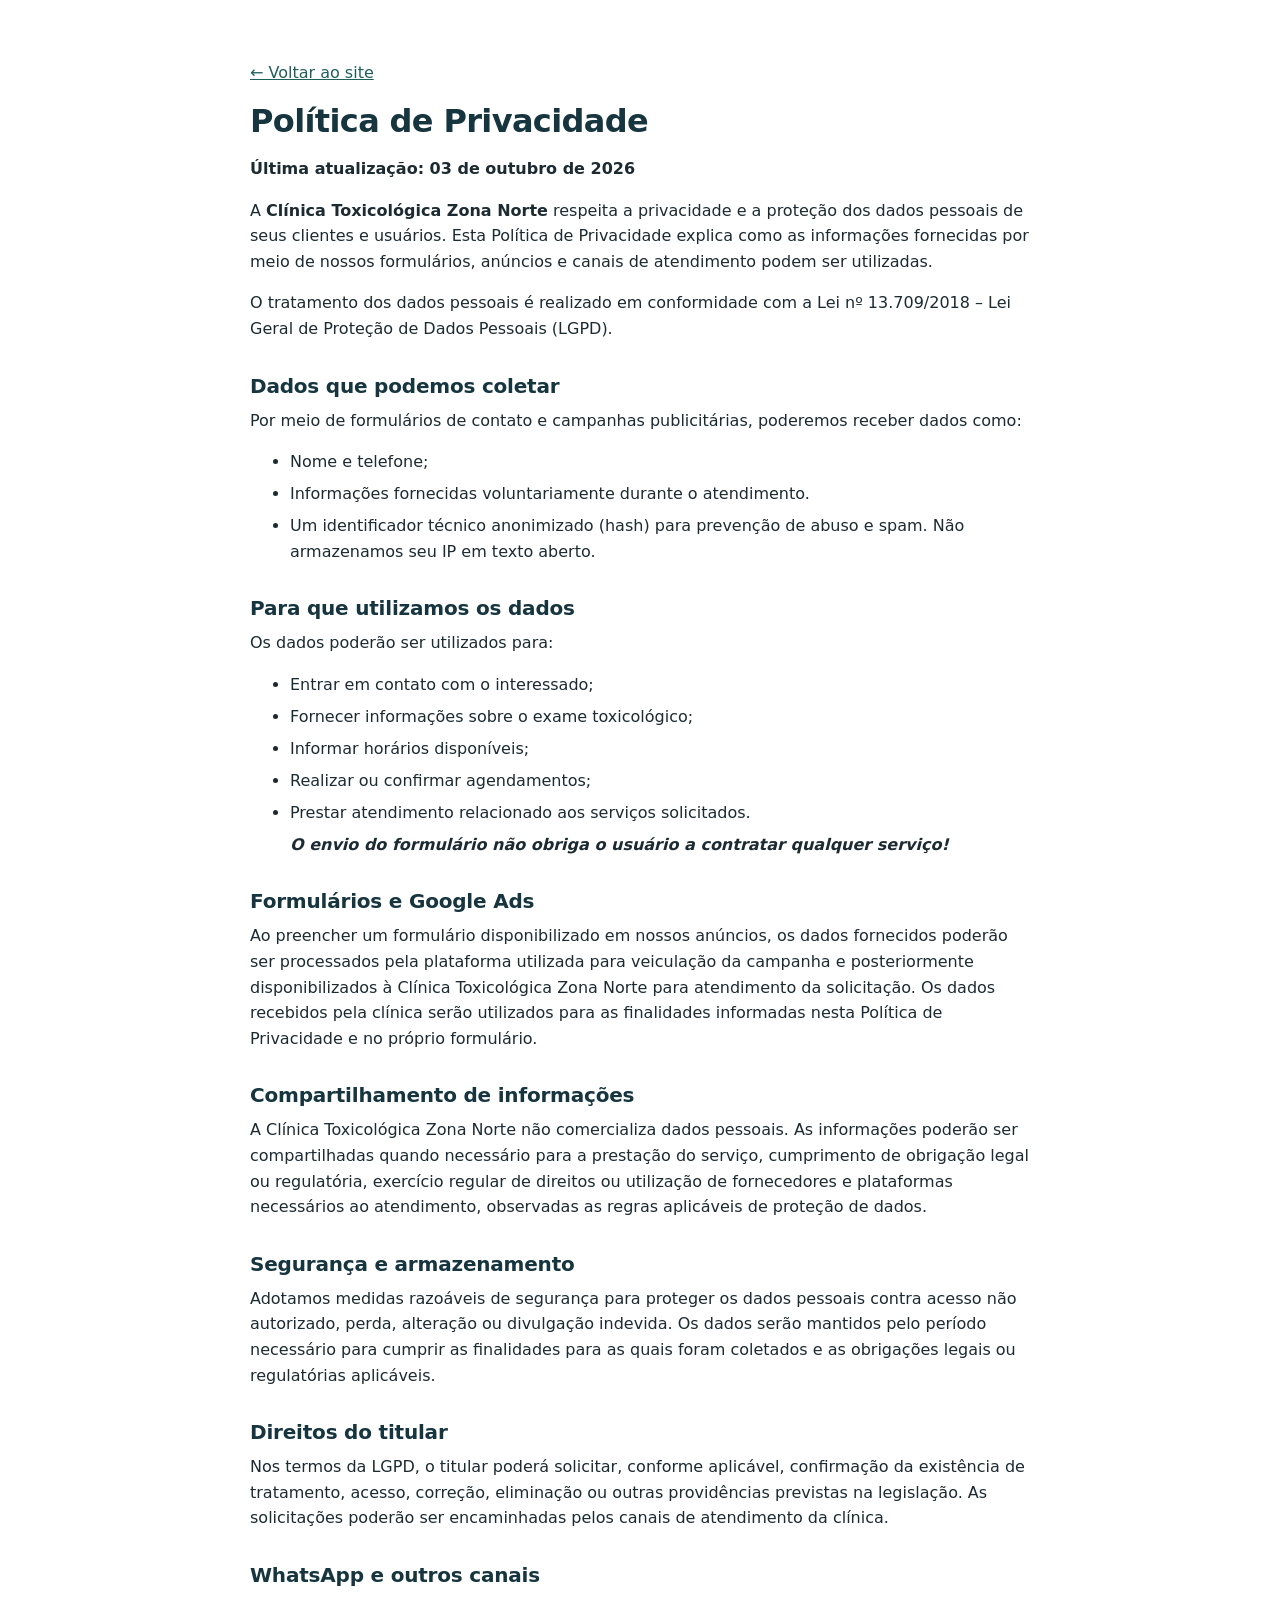
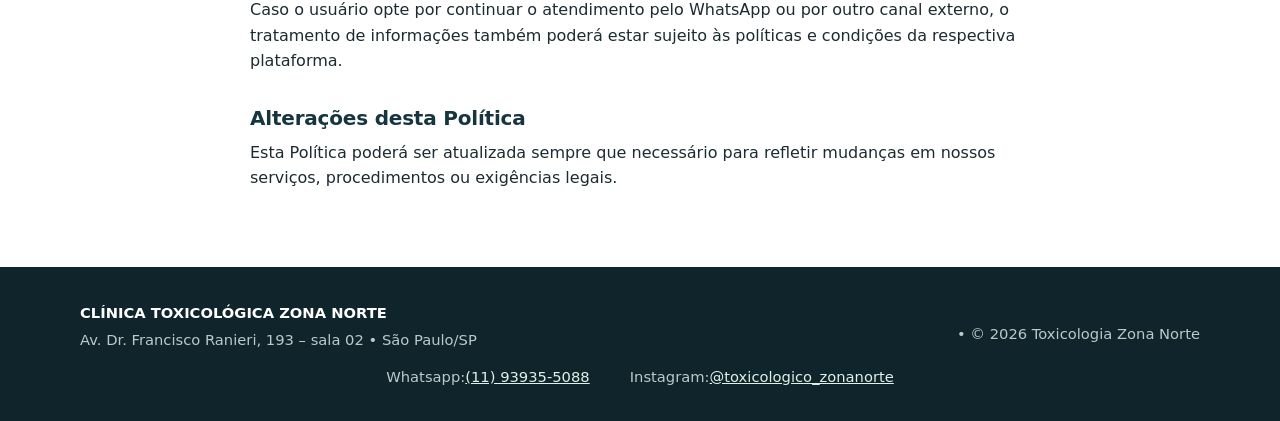
<file: toxicologia-zona-norte/public/privacidade.html>
<!doctype html>
<html lang="pt-BR">
<head>
  <meta charset="utf-8">
  <meta name="viewport" content="width=device-width, initial-scale=1">
  <title>Política de Privacidade | Toxicologia Zona Norte</title>
  <meta name="robots" content="noindex,follow">
  <link rel="icon" href="assets/favicon.png" type="image/png">
  <link rel="stylesheet" href="css/style.css">
</head>
<body>
  <main class="container container--narrow page">
    <p><a href="index.html">← Voltar ao site</a></p>
    <h1>Política de Privacidade</h1>
    <p><strong>Última atualização: 03 de outubro de 2026</strong></p>
    <p>A <strong>Clínica Toxicológica Zona Norte</strong> respeita a privacidade e a proteção dos dados pessoais de seus clientes e usuários. Esta Política de Privacidade explica como as informações fornecidas por meio de nossos formulários, anúncios e canais de atendimento podem ser utilizadas.</p>
    <p>O tratamento dos dados pessoais é realizado em conformidade com a Lei nº 13.709/2018 – Lei Geral de Proteção de Dados Pessoais (LGPD).</p>

    <h2>Dados que podemos coletar</h2>
    <p>Por meio de formulários de contato e campanhas publicitárias, poderemos receber dados como:</p>
    <ul>
      <li>Nome e telefone;</li>
      <li>Informações fornecidas voluntariamente durante o atendimento.</li>
      <li>Um identificador técnico anonimizado (hash) para prevenção de abuso e spam. Não armazenamos seu IP em texto aberto.</li>
    </ul>

    <h2>Para que utilizamos os dados</h2>
    <p>Os dados poderão ser utilizados para:</p>
    <ul>
    <li>Entrar em contato com o interessado;</li>
    <li>Fornecer informações sobre o exame toxicológico;</li>
    <li>Informar horários disponíveis;</li>
    <li>Realizar ou confirmar agendamentos;</li>
    <li>Prestar atendimento relacionado aos serviços solicitados.</li>
    <p><i><strong>O envio do formulário não obriga o usuário a contratar qualquer serviço!</strong></i></p>
</ul>
    <h2>Formulários e Google Ads</h2>
    <p>Ao preencher um formulário disponibilizado em nossos anúncios, os dados fornecidos poderão ser processados pela plataforma utilizada para veiculação da campanha e posteriormente disponibilizados à Clínica Toxicológica Zona Norte para atendimento da solicitação. Os dados recebidos pela clínica serão utilizados para as finalidades informadas nesta Política de Privacidade e no próprio formulário.</p>

    <h2>Compartilhamento de informações</h2>
    <p>A Clínica Toxicológica Zona Norte não comercializa dados pessoais. As informações poderão ser compartilhadas quando necessário para a prestação do serviço, cumprimento de obrigação legal ou regulatória, exercício regular de direitos ou utilização de fornecedores e plataformas necessários ao atendimento, observadas as regras aplicáveis de proteção de dados.</p>

    <h2>Segurança e armazenamento</h2>
    <p>Adotamos medidas razoáveis de segurança para proteger os dados pessoais contra acesso não autorizado, perda, alteração ou divulgação indevida. Os dados serão mantidos pelo período necessário para cumprir as finalidades para as quais foram coletados e as obrigações legais ou regulatórias aplicáveis.</p>

    <h2>Direitos do titular</h2>
    <p>Nos termos da LGPD, o titular poderá solicitar, conforme aplicável, confirmação da existência de tratamento, acesso, correção, eliminação ou outras providências previstas na legislação. As solicitações poderão ser encaminhadas pelos canais de atendimento da clínica.</p>
  
    <h2>WhatsApp e outros canais</h2>
    <p>Caso o usuário opte por continuar o atendimento pelo WhatsApp ou por outro canal externo, o tratamento de informações também poderá estar sujeito às políticas e condições da respectiva plataforma.</p>

    <h2>Alterações desta Política</h2>
    <p>Esta Política poderá ser atualizada sempre que necessário para refletir mudanças em nossos serviços, procedimentos ou exigências legais.</p>
  </main>

  <footer class="footer">
    <div class="container footer__in">
      <div>
        <strong>CLÍNICA TOXICOLÓGICA ZONA NORTE</strong>
        <p>Av. Dr. Francisco Ranieri, 193 – sala 02 • São Paulo/SP</p>
        <ul>
        <p>
        </p>
      </ul>
      </div>
      <p> • © <span id="ano">2026</span> Toxicologia Zona Norte</p>
    </div>
    <div style="display: flex; justify-content: center; align-items: center; height: 20px; background-color: 0f242b;">
      <p>Whatsapp:­­­­</p>
      <a href="https://wa.link/qqy57q">(11) 93935-5088</a>
      <ul>
      <p>Instagram:­</p>
    </ul>
      <a href="https://www.instagram.com/toxicologico_zonanorte">@toxicologico_zonanorte</a>
    
</div>
  </footer>
</body>
</html>
</file>
<file: toxicologia-zona-norte/public/css/style.css>
:root{
  --green:#2f9a4f;
  --green-d:#237a3d;
  --teal:#1f5f5b;
  --navy:#16353f;
  --ink:#1c2b31;
  --muted:#5a6b72;
  --bg:#ffffff;
  --alt:#f3f8f5;
  --line:#e2ebe6;
  --wa:#1fa855;
  --r:16px;
  --shadow:0 10px 30px rgba(22,53,63,.08);
  --font:system-ui,-apple-system,"Segoe UI",Roboto,"Helvetica Neue",Arial,sans-serif;
}
*,*::before,*::after{box-sizing:border-box}
html{scroll-behavior:smooth;scroll-padding-top:80px}
body{margin:0;font-family:var(--font);color:var(--ink);background:var(--bg);line-height:1.6;-webkit-font-smoothing:antialiased}
img{max-width:100%;height:auto;display:block}
a{color:var(--teal)}
h1,h2,h3{line-height:1.2;color:var(--navy);margin:0 0 .5em}
h1{font-size:clamp(2rem,5vw,3.2rem);letter-spacing:-.02em}
h2{font-size:clamp(1.6rem,3.5vw,2.3rem);letter-spacing:-.01em}
h3{font-size:1.15rem}
p{margin:0 0 1em}
.container{width:min(1120px,92%);margin-inline:auto}
.container--narrow{width:min(780px,92%)}
.skip{position:absolute;left:-999px;top:8px;background:var(--navy);color:#fff;padding:8px 14px;border-radius:8px;z-index:100}
.skip:focus{left:8px}
:focus-visible{outline:3px solid var(--green);outline-offset:3px;border-radius:6px}

/* Header */
.header{position:sticky;top:0;z-index:50;background:rgba(255,255,255,.92);backdrop-filter:saturate(1.4) blur(10px);border-bottom:1px solid var(--line)}
.header__in{display:flex;align-items:center;justify-content:space-between;min-height:68px}
.brand{display:flex;align-items:center;gap:10px;text-decoration:none;color:var(--navy)}
.brand img{border-radius:50%}
.brand__txt{display:flex;flex-direction:column;line-height:1.05;font-size:.8rem}
.brand__txt small{letter-spacing:.2em;text-transform:uppercase;font-size:.6rem;color:var(--muted)}
.brand__txt strong{font-size:1.05rem;letter-spacing:.02em}
.brand__txt em{font-style:normal;letter-spacing:.3em;font-size:.6rem;color:var(--green-d);text-transform:uppercase}
.nav{display:flex;align-items:center;gap:26px}
.nav a{text-decoration:none;color:var(--ink);font-weight:500;font-size:.95rem}
.nav a:not(.btn):hover{color:var(--green-d)}
.burger{display:none;background:none;border:0;padding:10px;cursor:pointer}
.burger span{display:block;width:24px;height:2px;background:var(--navy);margin:5px 0;transition:.25s}
.burger[aria-expanded="true"] span:nth-child(1){transform:translateY(7px) rotate(45deg)}
.burger[aria-expanded="true"] span:nth-child(2){opacity:0}
.burger[aria-expanded="true"] span:nth-child(3){transform:translateY(-7px) rotate(-45deg)}

/* Buttons */
.btn{display:inline-flex;align-items:center;justify-content:center;gap:10px;background:var(--teal);color:#fff!important;text-decoration:none;font-weight:600;padding:14px 26px;border-radius:999px;border:0;cursor:pointer;font:inherit;font-weight:600;transition:transform .2s,box-shadow .2s,background .2s}
.btn:hover{transform:translateY(-2px);box-shadow:0 8px 20px rgba(31,95,91,.25)}
.btn--sm{padding:9px 20px;font-size:.92rem}
.btn--wa{background:var(--wa)}
.btn--wa:hover{box-shadow:0 8px 20px rgba(31,168,85,.3)}
.btn--ghost{background:transparent;color:var(--teal)!important;border:2px solid var(--teal)}
.btn--ghost:hover{background:var(--teal);color:#fff!important}
.btn--block{width:100%}

/* Hero */
.hero{background:radial-gradient(1200px 500px at 85% -10%,#dff1e6 0,transparent 60%),linear-gradient(180deg,#f6fbf8,#fff);padding:clamp(40px,8vw,90px) 0}
.hero__in{display:grid;grid-template-columns:1.25fr .75fr;gap:48px;align-items:center}
.eyebrow{display:inline-block;color:var(--green-d);font-weight:700;font-size:.8rem;letter-spacing:.14em;text-transform:uppercase;margin-bottom:12px}
.eyebrow--light{color:#9be0b2}
.hero h1 span{color:var(--green)}
.lead{font-size:1.15rem;color:var(--muted);max-width:52ch}
.hero__cta{display:flex;flex-wrap:wrap;gap:14px;margin:26px 0}
.trust{list-style:none;display:flex;flex-wrap:wrap;gap:8px 22px;padding:0;margin:0;color:var(--teal);font-weight:600;font-size:.92rem}
.hero__card{background:#fff;border:1px solid var(--line);border-radius:24px;box-shadow:var(--shadow);padding:28px;text-align:center}
.hero__card img{margin:0 auto 14px;border-radius:50%}
.hero__card p{margin:0;color:var(--muted);font-size:.95rem}

/* Sections */
.section{padding:clamp(56px,8vw,96px) 0}
.section--alt{background:var(--alt)}
.section--dark{background:linear-gradient(135deg,var(--navy),var(--teal));color:#e8f1ee}
.section--dark h2{color:#fff}
.section__head{max-width:680px;margin:0 auto 44px;text-align:center}
.section__head p{color:var(--muted)}
.cards{display:grid;grid-template-columns:repeat(auto-fit,minmax(260px,1fr));gap:22px}
.card{background:#fff;border:1px solid var(--line);border-radius:var(--r);padding:28px;box-shadow:var(--shadow);transition:transform .25s}
.card:hover{transform:translateY(-4px)}
.card__ico{width:54px;height:54px;border-radius:14px;background:var(--alt);display:grid;place-items:center;font-size:1.6rem;margin-bottom:16px}
.card p{color:var(--muted);margin:0}
.note{text-align:center;color:var(--muted);font-size:.9rem;margin:28px auto 0;max-width:640px}

.steps{list-style:none;padding:0;margin:0;display:grid;grid-template-columns:repeat(auto-fit,minmax(220px,1fr));gap:22px;counter-reset:s}
.steps li{background:#fff;border:1px solid var(--line);border-radius:var(--r);padding:26px}
.steps span{display:grid;place-items:center;width:42px;height:42px;border-radius:50%;background:var(--green);color:#fff;font-weight:700;margin-bottom:14px}
.steps p{color:var(--muted);margin:0;font-size:.95rem}

.features{display:grid;grid-template-columns:repeat(auto-fit,minmax(220px,1fr));gap:18px}
.feature{padding:22px;border-left:4px solid var(--green);background:var(--alt);border-radius:0 var(--r) var(--r) 0;display:flex;flex-direction:column;gap:4px}
.feature strong{color:var(--navy)}
.feature span{color:var(--muted);font-size:.93rem}

.faq details{background:#fff;border:1px solid var(--line);border-radius:12px;padding:0 20px;margin-bottom:12px}
.faq summary{cursor:pointer;font-weight:600;padding:18px 0;list-style:none;display:flex;justify-content:space-between;gap:12px;color:var(--navy)}
.faq summary::-webkit-details-marker{display:none}
.faq summary::after{content:"+";font-size:1.4rem;color:var(--green);line-height:1}
.faq details[open] summary::after{content:"–"}
.faq p{color:var(--muted);padding-bottom:18px;margin:0}

.loc{display:grid;grid-template-columns:.8fr 1.2fr;gap:40px;align-items:center}
.loc address{font-style:normal;margin:0 0 22px;font-size:1.05rem}
.loc__map{border-radius:var(--r);overflow:hidden;box-shadow:var(--shadow);border:1px solid var(--line);aspect-ratio:16/10}
.loc__map iframe{width:100%;height:100%;border:0}

/* Contact */
.contact{display:grid;grid-template-columns:1fr 1fr;gap:48px;align-items:start}
.channels{list-style:none;margin:26px 0 0;padding:0;display:grid;gap:12px}
.ch{display:flex;align-items:center;gap:14px;background:rgba(255,255,255,.08);border:1px solid rgba(255,255,255,.18);border-radius:14px;padding:14px 18px;color:#fff;text-decoration:none;transition:background .2s}
.ch:hover{background:rgba(255,255,255,.16)}
.ch span{font-size:.82rem;opacity:.9;line-height:1.35}
.ch b{font-size:1rem;opacity:1}
.form{background:#fff;color:var(--ink);border-radius:20px;padding:28px;box-shadow:0 20px 50px rgba(0,0,0,.2)}
.field{margin-bottom:16px}
.field label{display:block;font-weight:600;font-size:.9rem;margin-bottom:6px;color:var(--navy)}
.field input,.field select,.field textarea{width:100%;font:inherit;padding:12px 14px;border:1.5px solid #cfdcd5;border-radius:10px;background:#fff;color:var(--ink)}
.field input:focus,.field select:focus,.field textarea:focus{outline:none;border-color:var(--green);box-shadow:0 0 0 3px rgba(47,154,79,.18)}
.field.invalid input,.field.invalid select{border-color:#c0392b}
.err{display:block;color:#c0392b;font-size:.82rem;min-height:1em;margin-top:4px}
.check{display:flex;gap:10px;align-items:flex-start;font-size:.9rem;margin:6px 0 4px}
.check input{margin-top:4px;accent-color:var(--green)}
.hp{position:absolute;left:-9999px;width:1px;height:1px;overflow:hidden}
.form__msg{margin:14px 0 0;font-weight:600;text-align:center;min-height:1.4em}
.form__msg.ok{color:var(--green-d)}
.form__msg.bad{color:#c0392b}
.btn[disabled]{opacity:.65;cursor:progress}

/* Footer */
.footer{background:#0f242b;color:#b9cbc9;padding:34px 0;font-size:.92rem}
.footer a{color:#dff1e6}
.footer strong{color:#fff}
.footer p{margin:4px 0}
.footer__in{display:flex;flex-wrap:wrap;gap:16px;justify-content:space-between;align-items:center}

.wa-float{position:fixed;right:18px;bottom:18px;width:58px;height:58px;border-radius:50%;background:var(--wa);color:#fff;display:grid;place-items:center;box-shadow:0 8px 24px rgba(0,0,0,.25);z-index:60;transition:transform .2s}
.wa-float:hover{transform:scale(1.08)}

/* Reveal (só ativa se JS rodar) */
.js .reveal{opacity:0;transform:translateY(18px);transition:opacity .6s ease,transform .6s ease}
.js .reveal.in{opacity:1;transform:none}

/* Páginas simples */
.page{padding:60px 0}
.page h1{font-size:2rem}
.page h2{font-size:1.25rem;margin-top:1.6em}
.page li{margin-bottom:.4em}

@media (max-width:860px){
  .hero__in,.loc,.contact{grid-template-columns:1fr}
  .hero__card{order:-1;max-width:320px;margin-inline:auto}
  .burger{display:block}
  .nav{position:absolute;left:0;right:0;top:100%;background:#fff;border-bottom:1px solid var(--line);flex-direction:column;align-items:stretch;gap:0;padding:8px 4%;display:none}
  .nav.open{display:flex}
  .nav a{padding:14px 4px;border-bottom:1px solid var(--line)}
  .nav .btn{margin:12px 0;border:0;text-align:center}
}
@media (prefers-reduced-motion:reduce){
  html{scroll-behavior:auto}
  *{transition:none!important;animation:none!important}
  .js .reveal{opacity:1;transform:none}
}
.page--center{text-align:center;padding-top:15vh}
.logo-round{margin:0 auto 20px;border-radius:50%}
</file>
